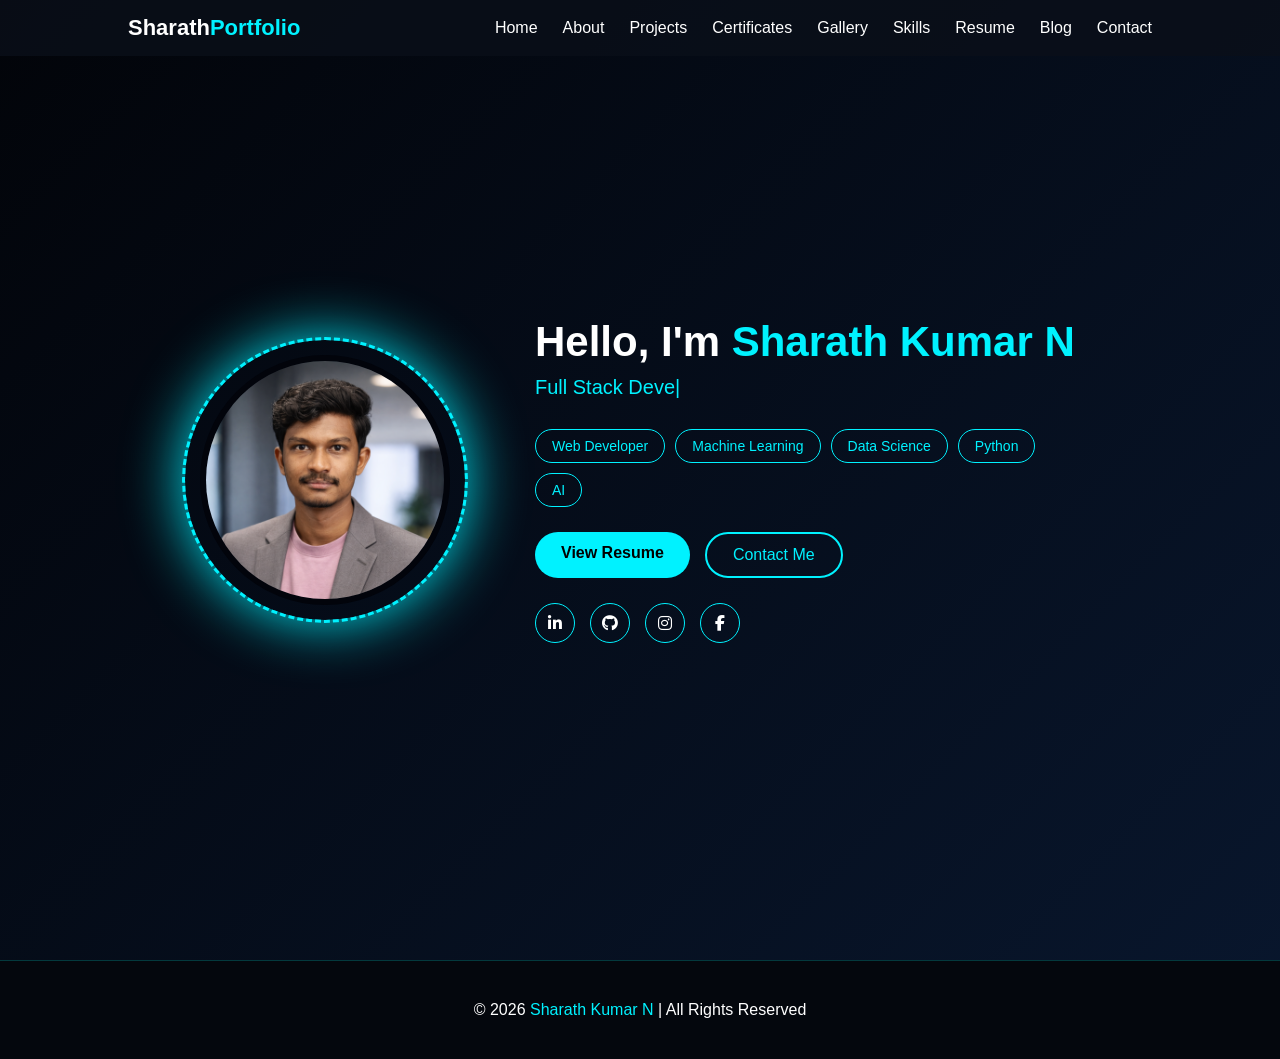
<file: index.html>
<!DOCTYPE html>
<html lang="en">
<head>
<meta charset="UTF-8">
<meta name="viewport" content="width=device-width, initial-scale=1.0">
<title>Sharath Kumar | Portfolio</title>

<link rel="stylesheet"
href="https://cdnjs.cloudflare.com/ajax/libs/font-awesome/6.5.0/css/all.min.css">

<style>

/* ================= RESET ================= */

*{
margin:0;
padding:0;
box-sizing:border-box;
font-family:Poppins, sans-serif;
scroll-behavior:smooth;
}

body{
background:linear-gradient(-45deg,#07152c,#02040b,#0b1d3a,#020409);
background-size:400% 400%;
animation:bgMove 15s ease infinite;
color:white;
overflow-x:hidden;
opacity:0;
animation:pageFadeIn .6s ease forwards, bgMove 15s ease infinite;
}

@keyframes bgMove{
0%{background-position:0% 50%;}
50%{background-position:100% 50%;}
100%{background-position:0% 50%;}
}

a{text-decoration:none;color:white;}

/* ================= NAVBAR ================= */

.navbar{
display:flex;
justify-content:space-between;
align-items:center;
padding:15px 10%;
background:rgba(11,15,26,0.8);
backdrop-filter:blur(10px);
position:fixed;
top:0;
left:0;
width:100%;
z-index:9999;
transition:.3s;
}

.logo{
font-size:22px;
font-weight:600;
}

.logo span{color:#00f2ff;}

.nav-links{
list-style:none;
display:flex;
gap:25px;
}

.nav-links a{
transition:.3s;
}

.nav-links a:hover{
color:#00f2ff;
}

.menu-toggle{
display:none;
font-size:28px;
cursor:pointer;
color:#00f2ff;
}

/* ================= HERO ================= */

.hero{
min-height:100vh;
display:flex;
align-items:center;
justify-content:center;
gap:80px;
padding:120px 8% 60px;
flex-wrap:wrap;
}

/* IMAGE */

.hero-img{
position:relative;
width:260px;
height:260px;
display:flex;
align-items:center;
justify-content:center;
}

.hero-img::before{
content:"";
position:absolute;
width:280px;
height:280px;
border-radius:50%;
border:3px dashed #00f2ff;
animation:ringRotate 12s linear infinite;
}

.hero-img::after{
content:"";
position:absolute;
width:280px;
height:280px;
border-radius:50%;
box-shadow:0 0 60px #00f2ff;
}

.hero-img img{
width:250px;
height:250px;
border-radius:50%;
object-fit:cover;
border:6px solid #02040b;
object-fit:cover;
object-position:center top;
}

@keyframes ringRotate{
from{transform:rotate(0deg);}
to{transform:rotate(360deg);}
}

/* CONTENT */

.hero-content{
max-width:550px;
}

.hero-content h1{
font-size:42px;
margin-bottom:10px;
}

.hero-content span{
color:#00f2ff;
}

.typing-text{
font-size:20px;
color:#ccc;
margin-bottom:25px;
min-height:28px;
}

.cursor{
color:#00f2ff;
animation:blink 1s infinite;
}

@keyframes blink{
0%,50%,100%{opacity:1;}
25%,75%{opacity:0;}
}

/* BADGES */

.badges{
display:flex;
flex-wrap:wrap;
gap:10px;
margin-bottom:25px;
}

.badge{
padding:8px 16px;
border:1px solid #00f2ff;
border-radius:20px;
color:#00f2ff;
font-size:14px;
transition:0.3s;
}

.badge:hover{
background:#00f2ff;
color:black;
}

/* BUTTONS */

.hero-buttons{
display:flex;
gap:15px;
margin-bottom:25px;
flex-wrap:wrap;
}

.btn{
padding:12px 26px;
border-radius:25px;
background:#00f2ff;
color:black;
font-weight:600;
transition:0.3s;
position:relative;
overflow:hidden;
}

.btn:hover{
transform:scale(1.05);
box-shadow:0 0 20px #00f2ff;
}

.btn-outline{
padding:12px 26px;
border-radius:25px;
border:2px solid #00f2ff;
color:#00f2ff;
transition:0.3s;
}

.btn-outline:hover{
background:#00f2ff;
color:black;
}

/* SOCIAL */

.social-icons{
display:flex;
gap:15px;
}

.social-icons a{
width:40px;
height:40px;
border-radius:50%;
border:1px solid #00f2ff;
display:flex;
align-items:center;
justify-content:center;
transition:0.3s;
}

.social-icons a:hover{
background:#00f2ff;
color:black;
transform:translateY(-5px);
}

/* ================= FOOTER ================= */

.footer{
background:#04070d;
padding:40px 10%;
text-align:center;
margin-top:60px;
border-top:1px solid rgba(0,255,255,0.2);
}

.footer span{color:#00f2ff;}

/* ================= MOBILE ================= */

@media(max-width:900px){

.hero{
flex-direction:column;
text-align:center;
}

.nav-links{
position:absolute;
top:70px;
right:0;
background:#111;
flex-direction:column;
width:200px;
padding:20px;
display:none;
}

.nav-links.active{
display:flex;
}

.menu-toggle{
display:block;
}

}

/* ================= PAGE TRANSITION ================= */

@keyframes pageFadeIn{
from{opacity:0;transform:translateY(15px);}
to{opacity:1;transform:translateY(0);}
}

.page-exit{
animation:pageFadeOut .5s ease forwards;
}

@keyframes pageFadeOut{
to{
opacity:0;
transform:translateY(-15px);
}
}
/* ================= HERO RESPONSIVE FIX ================= */

/* Tablets */
@media (max-width: 992px){

  .hero{
    padding:120px 6% 60px;
  }

  .hero h1{
    font-size:42px;
  }

  .hero h2,
  .hero span{
    font-size:24px;
  }

  .hero p{
    font-size:15px;
  }

}

/* Mobile */
@media (max-width: 600px){

  .hero{
    padding:110px 5% 50px;
    text-align:center;
    align-items:center;
  }

  .hero h1{
    font-size:34px;
  }

  .hero h2,
  .hero span{
    font-size:20px;
  }

  .hero p{
    font-size:14px;
  }

  .hero .buttons{
    flex-direction:column;
    width:100%;
    gap:14px;
  }

  .hero .buttons a{
    width:100%;
    max-width:260px;
    text-align:center;
  }

  .hero .skills{
    justify-content:center;
    gap:10px;
  }

}

/* Very Small Phones */
@media (max-width: 400px){

  .hero h1{
    font-size:28px;
  }

  .hero h2,
  .hero span{
    font-size:18px;
  }

}
/* ================= MOBILE RESPONSIVE PATCH ONLY ================= */

@media (max-width: 768px){

  /* HERO LAYOUT */
  .hero{
    flex-direction:column;
    gap:40px;
    padding:110px 6% 50px;
    text-align:center;
  }

  /* IMAGE */
  .hero-img{
    width:200px;
    height:200px;
  }

  .hero-img::before,
  .hero-img::after{
    width:220px;
    height:220px;
  }

  .hero-img img{
    width:190px;
    height:190px;
  }

  /* TEXT */
  .hero-content h1{
    font-size:30px;
  }

  .typing-text{
    font-size:16px;
  }

  /* BADGES */
  .badges{
    justify-content:center;
  }

  .badge{
    font-size:13px;
    padding:6px 14px;
  }

  /* BUTTONS */
  .hero-buttons{
    flex-direction:column;
    align-items:center;
  }

  .hero-buttons a{
    width:100%;
    max-width:260px;
    text-align:center;
  }

  /* SOCIAL ICONS */
  .social-icons{
    justify-content:center;
  }

}


/* VERY SMALL PHONES */
@media (max-width: 420px){

  .hero-content h1{
    font-size:26px;
  }

  .typing-text{
    font-size:14px;
  }

  .badge{
    font-size:12px;
  }

}

</style>
</head>

<body>

<header>
<nav class="navbar">

<div class="logo">Sharath<span>Portfolio</span></div>

<ul class="nav-links" id="navLinks">
<li><a href="index.html">Home</a></li>
<li><a href="about.html">About</a></li>
<li><a href="projects.html">Projects</a></li>
<li><a href="certificates.html">Certificates</a></li>
<li><a href="gallery.html">Gallery</a></li>
<li><a href="skills.html">Skills</a></li>
<li><a href="resume.html">Resume</a></li>
<li><a href="blog.html">Blog</a></li>
<li><a href="contact.html">Contact</a></li>
</ul>

<div class="menu-toggle" onclick="toggleMenu()">
<i class="fas fa-bars"></i>
</div>

</nav>
</header>

<section class="hero">

<div class="hero-img">
<img src="images\profile.jpg" alt="Sharath Kumar">
</div>

<div class="hero-content">

<h1>Hello, I'm <span>Sharath Kumar N</span></h1>

<p class="typing-text">
<span id="typing"></span><span class="cursor">|</span>
</p>

<div class="badges">
<div class="badge">Web Developer</div>
<div class="badge">Machine Learning</div>
<div class="badge">Data Science</div>
<div class="badge">Python</div>
<div class="badge">AI</div>
</div>

<div class="hero-buttons">
<a href="resume.html" class="btn">View Resume</a>
<a href="contact.html" class="btn-outline">Contact Me</a>
</div>

<div class="social-icons">
<a href="https://www.linkedin.com/in/sharath-kumar-n-ai"><i class="fab fa-linkedin-in"></i></a>
<a href="https://github.com/SharathKumarN8951"><i class="fab fa-github"></i></a>
<a href="https://www.instagram.com/sharath___gowda___07?utm_source=qr&igsh=MXA0cWxubTlsN3Vsbw=="><i class="fab fa-instagram"></i></a>
<a href="https://www.facebook.com/sharat.n.sharu"><i class="fab fa-facebook-f"></i></a>
</div>

</div>
</section>

<footer class="footer">
© 2026 <span>Sharath Kumar N</span> | All Rights Reserved
</footer>

<script>

/* Typing Effect */
const texts=[
"Full Stack Developer",
"Data Science Enthusiast",
"AI Explorer",
"Machine Learning Engineer"
];

let index=0,char=0;
let typing=document.getElementById("typing");

function type(){
if(char<texts[index].length){
typing.textContent+=texts[index].charAt(char);
char++;
setTimeout(type,80);
}else setTimeout(erase,1500);
}

function erase(){
if(char>0){
typing.textContent=texts[index].substring(0,char-1);
char--;
setTimeout(erase,40);
}else{
index=(index+1)%texts.length;
setTimeout(type,200);
}
}

document.addEventListener("DOMContentLoaded",type);

/* Toggle */
function toggleMenu(){
document.getElementById("navLinks").classList.toggle("active");
}

/* Page Transition */
document.querySelectorAll("a").forEach(link=>{
link.addEventListener("click",function(e){
if(this.target==="_blank") return;
e.preventDefault();
const url=this.href;
document.body.classList.add("page-exit");
setTimeout(()=>{window.location.href=url;},500);
});
});

</script>

</body>
</html>
</file>
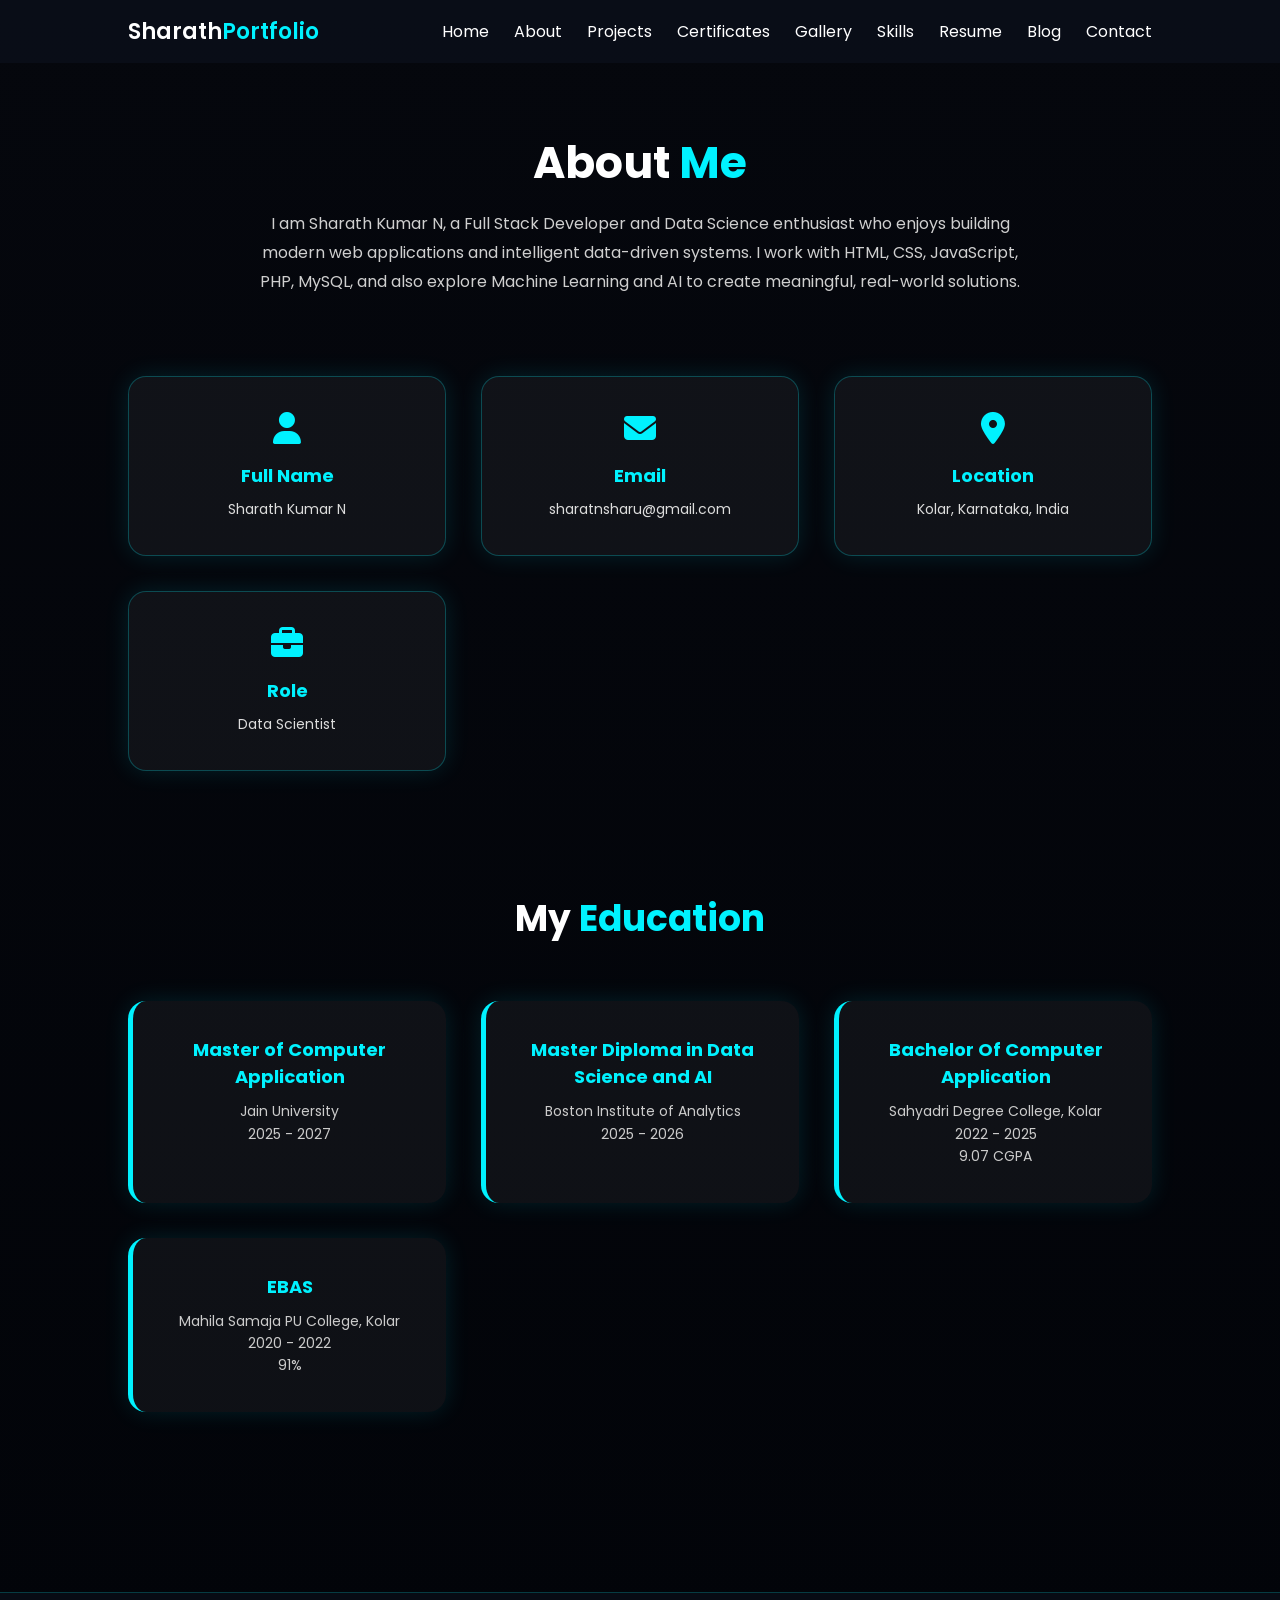
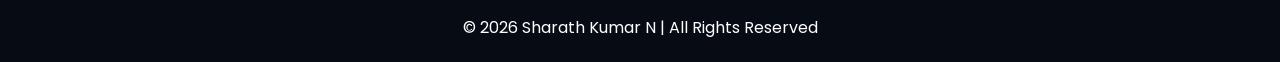
<file: about.html>
<!DOCTYPE html>
<html lang="en">
<head>
<meta charset="UTF-8">
<meta name="viewport" content="width=device-width, initial-scale=1.0">
<title>About Me | Sharath Kumar</title>

<link href="https://fonts.googleapis.com/css2?family=Poppins:wght@300;400;500;600&display=swap" rel="stylesheet">
<link rel="stylesheet"
 href="https://cdnjs.cloudflare.com/ajax/libs/font-awesome/6.5.0/css/all.min.css">

<style>

/* ================= RESET ================= */

*{
margin:0;
padding:0;
box-sizing:border-box;
font-family:'Poppins',sans-serif;
scroll-behavior:smooth;
}

body{
background:linear-gradient(180deg,#05070d,#020409);
color:#fff;
overflow-x:hidden;
opacity:0;
animation:pageFadeIn .6s ease forwards;
}

a{text-decoration:none;color:white;}

/* ================= PAGE TRANSITION ================= */

@keyframes pageFadeIn{
from{opacity:0;transform:translateY(15px);}
to{opacity:1;transform:translateY(0);}
}

.page-exit{
animation:pageFadeOut .5s ease forwards;
}

@keyframes pageFadeOut{
to{opacity:0;transform:translateY(-15px);}
}

/* ================= NAVBAR ================= */

.navbar{
display:flex;
justify-content:space-between;
align-items:center;
padding:15px 10%;
background:rgba(11,15,26,0.85);
backdrop-filter:blur(10px);
position:fixed;
top:0;
left:0;
width:100%;
z-index:9999;
}

.logo{
font-size:22px;
font-weight:600;
}

.logo span{color:#00f2ff;}

.nav-links{
list-style:none;
display:flex;
gap:25px;
}

.nav-links a{
transition:.3s;
}

.nav-links a:hover{
color:#00f2ff;
}

.menu-toggle{
display:none;
font-size:28px;
cursor:pointer;
color:#00f2ff;
}

/* ================= ABOUT ================= */

.about-section{
padding:130px 10% 90px;
text-align:center;
}

.about-section h2{
font-size:44px;
margin-bottom:15px;
}

.about-section h2 span{
color:#00f2ff;
}

.about-desc{
max-width:780px;
margin:auto;
color:#cfcfcf;
line-height:1.8;
font-size:16px;
}

/* ================= INFO CARDS ================= */

.about-info{
margin-top:80px;
display:grid;
grid-template-columns:repeat(auto-fit,minmax(230px,1fr));
gap:35px;
}

.info-card{
background:rgba(255,255,255,0.05);
backdrop-filter:blur(10px);
padding:35px 25px;
border-radius:18px;
border:1px solid rgba(0,242,255,0.25);
box-shadow:0 0 25px rgba(0,242,255,0.12);
transition:.4s ease;
text-align:center;
}

.info-card:hover{
transform:translateY(-12px) scale(1.03);
box-shadow:0 0 45px rgba(0,242,255,0.7);
}

.info-card i{
font-size:32px;
color:#00f2ff;
margin-bottom:18px;
}

.info-card h3{
color:#00f2ff;
margin-bottom:10px;
font-size:18px;
}

.info-card p{
color:#ddd;
font-size:14px;
}

/* ================= EDUCATION ================= */

.education-section{
margin-top:120px;
}

.education-title{
font-size:36px;
margin-bottom:55px;
}

.education-title span{
color:#00f2ff;
}

.education-grid{
display:grid;
grid-template-columns:repeat(auto-fit,minmax(260px,1fr));
gap:35px;
}

.edu-card{
background:rgba(255,255,255,0.05);
backdrop-filter:blur(10px);
padding:35px;
border-radius:18px;
border-left:5px solid #00f2ff;
box-shadow:0 0 25px rgba(0,242,255,0.12);
transition:.4s;
}

.edu-card:hover{
transform:translateY(-12px);
box-shadow:0 0 45px rgba(0,242,255,0.7);
}

.edu-card h4{
font-size:18px;
color:#00f2ff;
margin-bottom:10px;
}

.edu-card p{
color:#ccc;
font-size:14px;
line-height:1.6;
}

/* ================= FOOTER ================= */

.single-footer{
background:#070b14;
padding:22px 10%;
text-align:center;
border-top:1px solid rgba(0,255,255,0.2);
margin-top:90px;
}

.single-footer p{
color:#aaa;
font-size:14px;
}

.single-footer a{
color:#00f2ff;
}

/* ================= MOBILE ================= */

@media(max-width:768px){

.nav-links{
position:absolute;
top:70px;
right:0;
background:#0b0f1a;
width:220px;
flex-direction:column;
padding:20px;
gap:15px;
display:none;
}

.nav-links.active{
display:flex;
}

.menu-toggle{
display:block;
}

.about-section h2{
font-size:32px;
}

.education-title{
font-size:28px;
}

}

/* ================= ANIMATION DELAY ================= */

.info-card:nth-child(1){animation:fadeUp .6s ease .2s forwards;}
.info-card:nth-child(2){animation:fadeUp .6s ease .4s forwards;}
.info-card:nth-child(3){animation:fadeUp .6s ease .6s forwards;}
.info-card:nth-child(4){animation:fadeUp .6s ease .8s forwards;}

@keyframes fadeUp{
from{opacity:0;transform:translateY(30px);}
to{opacity:1;transform:translateY(0);}
}

</style>
</head>

<body>

<!-- NAVBAR -->

<header>
<nav class="navbar">

<div class="logo">Sharath<span>Portfolio</span></div>

<ul class="nav-links" id="navLinks">
<li><a href="index.html">Home</a></li>
<li><a href="about.html">About</a></li>
<li><a href="projects.html">Projects</a></li>
<li><a href="certificates.html">Certificates</a></li>
<li><a href="gallery.html">Gallery</a></li>
<li><a href="skills.html">Skills</a></li>
<li><a href="resume.html">Resume</a></li>
<li><a href="blog.html">Blog</a></li>
<li><a href="contact.html">Contact</a></li>
</ul>

<div class="menu-toggle" onclick="toggleMenu()">
<i class="fas fa-bars"></i>
</div>

</nav>
</header>

<!-- ABOUT -->

<section class="about-section">

<h2>About <span>Me</span></h2>

<p class="about-desc">I am Sharath Kumar N, a Full Stack Developer and Data Science enthusiast who enjoys building modern web applications and intelligent data-driven systems. I work with HTML, CSS, JavaScript, PHP, MySQL, and also explore Machine Learning and AI to create meaningful, real-world solutions.
</p>

<!-- INFO -->

<div class="about-info">

<div class="info-card">
<i class="fas fa-user"></i>
<h3>Full Name</h3>
<p>Sharath Kumar N</p>
</div>

<div class="info-card">
<i class="fas fa-envelope"></i>
<h3>Email</h3>
<p>sharatnsharu@gmail.com</p>
</div>

<div class="info-card">
<i class="fas fa-location-dot"></i>
<h3>Location</h3>
<p>Kolar, Karnataka, India</p>
</div>

<div class="info-card">
<i class="fas fa-briefcase"></i>
<h3>Role</h3>
<p>Data Scientist</p>
</div>

</div>

<!-- EDUCATION -->

<div class="education-section">

<h3 class="education-title">My <span>Education</span></h3>

<div class="education-grid">

<div class="edu-card">
<h4>Master of Computer Application</h4>
<p>Jain University</p>
<p>2025 - 2027</p>
</div>

<div class="edu-card">
<h4>Master Diploma in Data Science and AI</h4>
<p>Boston Institute of Analytics</p>
<p>2025 - 2026</p>
</div>

<div class="edu-card">
<h4>Bachelor Of Computer Application</h4>
<p>Sahyadri Degree College, Kolar</p>
<p>2022 - 2025</p>
<p>9.07 CGPA</p>
</div>

<div class="edu-card">
<h4>EBAS</h4>
<p>Mahila Samaja PU College, Kolar</p>
<p>2020 - 2022</p>
<p>91%</p>
</div>

</div>

</div>

</section>

<footer class="single-footer">
© 2026 <span>Sharath Kumar N</span> | All Rights Reserved
</footer>

<script>

/* Mobile Menu */
function toggleMenu(){
document.getElementById("navLinks").classList.toggle("active");
}

/* Page Transition */
document.querySelectorAll("a").forEach(link=>{
link.addEventListener("click",function(e){
if(this.target==="_blank") return;
e.preventDefault();
const url=this.href;
document.body.classList.add("page-exit");
setTimeout(()=>{window.location.href=url;},500);
});
});

</script>

</body>
</html>
</file>
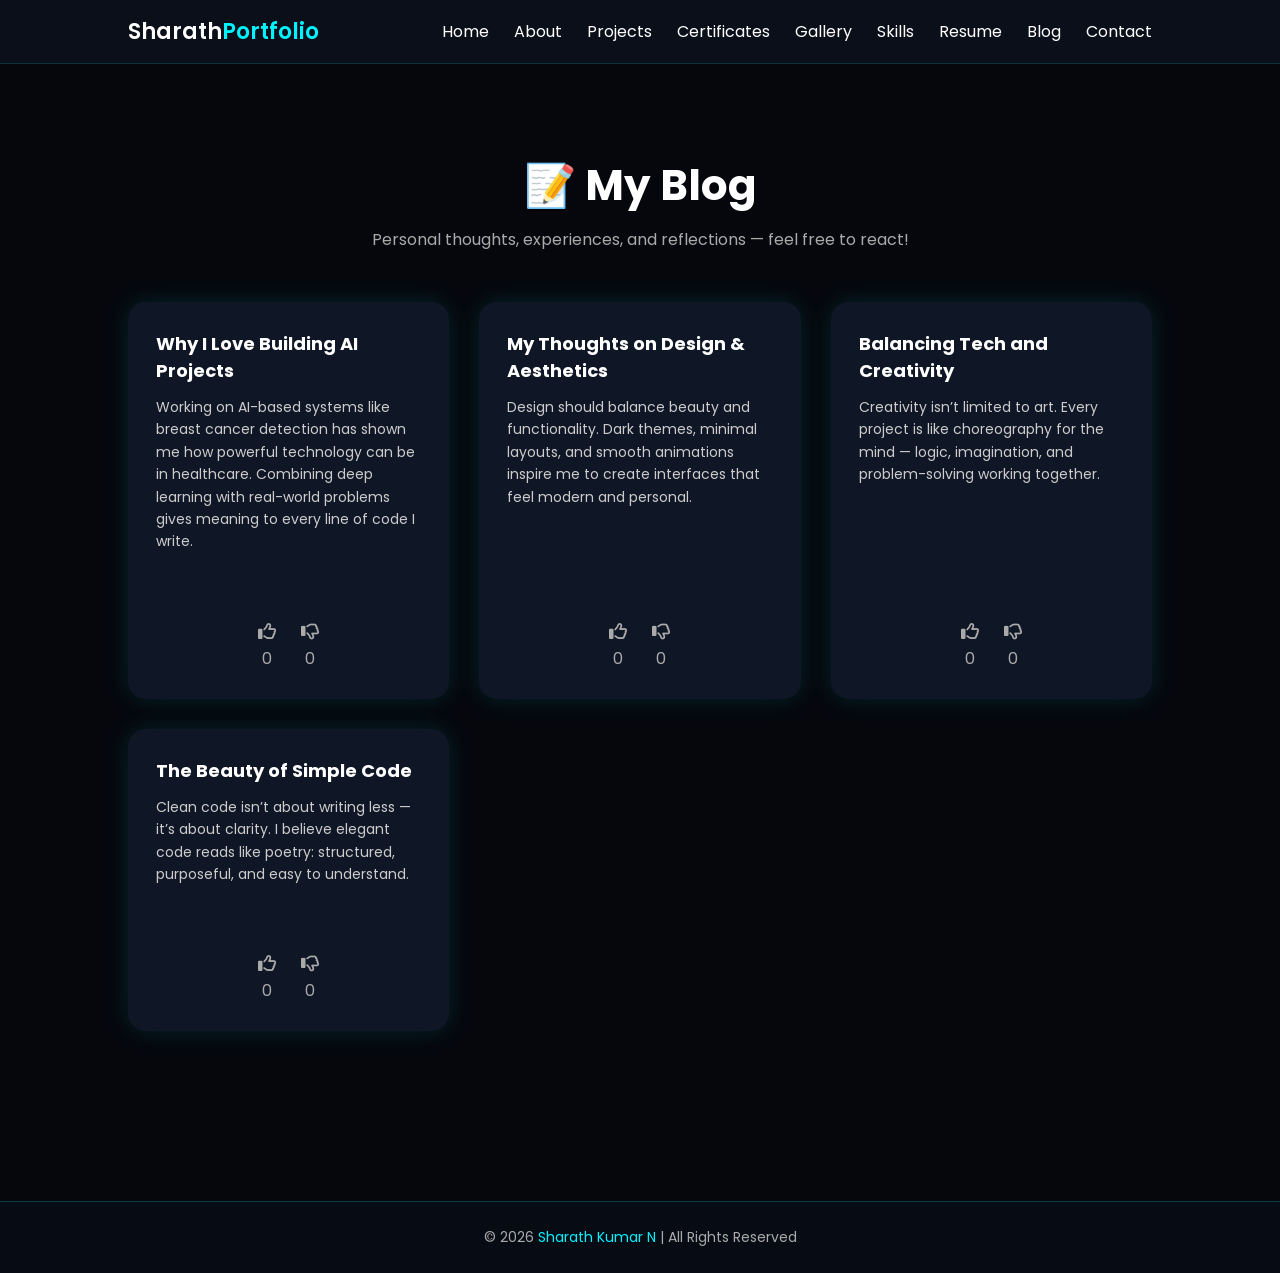
<file: blog.html>
<!DOCTYPE html>
<html lang="en">
<head>
<meta charset="UTF-8">
<meta name="viewport" content="width=device-width, initial-scale=1.0">
<title>My Blog | Sharath Kumar</title>

<!-- Google Font -->
<link href="https://fonts.googleapis.com/css2?family=Poppins:wght@300;400;500;600&display=swap" rel="stylesheet">

<!-- FontAwesome -->
<link rel="stylesheet"
href="https://cdnjs.cloudflare.com/ajax/libs/font-awesome/6.5.0/css/all.min.css">

<style>

/* ================= BASE ================= */

*{
margin:0;
padding:0;
box-sizing:border-box;
font-family:'Poppins',sans-serif;
}

body{
background:#05070d;
color:#fff;
}

/* ================= NAVBAR ================= */

.navbar{
display:flex;
justify-content:space-between;
align-items:center;
padding:15px 10%;
background:#0b0f1a;
position:sticky;
top:0;
z-index:999;
border-bottom:1px solid rgba(0,255,255,0.15);
}

.logo{
font-size:22px;
font-weight:600;
}
.logo span{color:#00f2ff;}

.nav-links{
list-style:none;
display:flex;
gap:25px;
}

.nav-links a{
color:#fff;
text-decoration:none;
}

.nav-links a:hover{
color:#00f2ff;
}

.menu-toggle{
display:none;
font-size:26px;
color:#00f2ff;
cursor:pointer;
}

/* ================= BLOG SECTION ================= */

.blog-section{
padding:90px 10%;
text-align:center;
}

.blog-section h1{
font-size:42px;
margin-bottom:10px;
}

.blog-section p{
color:#aaa;
margin-bottom:50px;
}

/* ================= GRID ================= */

.blog-grid{
display:grid;
grid-template-columns:repeat(auto-fit,minmax(280px,1fr));
gap:30px;
}

/* ================= CARD ================= */

.blog-card{
background:#0f1625;
border-radius:18px;
padding:28px;
box-shadow:0 0 25px rgba(0,255,255,0.12);
transition:.4s;
text-align:left;
display:flex;
flex-direction:column;
}

.blog-card:hover{
transform:translateY(-10px);
box-shadow:0 0 40px rgba(0,255,255,0.6);
}

.blog-card h3{
margin-bottom:12px;
font-size:18px;
}

.blog-card p{
color:#ccc;
font-size:14px;
line-height:1.6;
flex-grow:1;
}

/* ================= REACTIONS ================= */

.reactions{
display:flex;
justify-content:center;
gap:25px;
margin-top:20px;
}

.react-btn{
display:flex;
flex-direction:column;
align-items:center;
cursor:pointer;
color:#aaa;
transition:.3s;
}

.react-btn i{
font-size:18px;
margin-bottom:5px;
}

.react-btn.active{
color:#00ff99;
}

/* ================= FOOTER ================= */

footer{
margin-top:80px;
padding:25px 10%;
background:#070b14;
text-align:center;
border-top:1px solid rgba(0,255,255,0.2);
}

footer p{
color:#aaa;
font-size:14px;
}

footer span{color:#00f2ff;}

/* ================= MOBILE ================= */

@media(max-width:768px){

.menu-toggle{
display:block;
}

.nav-links{
position:absolute;
top:65px;
right:0;
background:#0b0f1a;
width:220px;
flex-direction:column;
padding:20px;
display:none;
gap:15px;
}

.nav-links.active{
display:flex;
}

.blog-section{
padding:70px 6%;
}

.blog-section h1{
font-size:32px;
}

}

</style>
</head>

<body>

<!-- ================= NAVBAR ================= -->

<header>
<nav class="navbar">

<div class="logo">Sharath<span>Portfolio</span></div>

<ul class="nav-links" id="navLinks">
<li><a href="index.html">Home</a></li>
<li><a href="about.html">About</a></li>
<li><a href="projects.php">Projects</a></li>
<li><a href="certificates.html">Certificates</a></li>
<li><a href="gallery.html">Gallery</a></li>
<li><a href="skills.html">Skills</a></li>
<li><a href="resume.html">Resume</a></li>
<li><a href="blog.html">Blog</a></li>
<li><a href="contact.html">Contact</a></li>
</ul>

<div class="menu-toggle" onclick="toggleMenu()">
<i class="fas fa-bars"></i>
</div>

</nav>
</header>

<!-- ================= BLOG ================= -->

<section class="blog-section">

<h1>📝 My Blog</h1>
<p>Personal thoughts, experiences, and reflections — feel free to react!</p>

<div class="blog-grid">

<!-- BLOG 1 -->
<div class="blog-card">
<h3>Why I Love Building AI Projects</h3>
<p>
Working on AI-based systems like breast cancer detection has shown me how powerful technology can be in healthcare.
Combining deep learning with real-world problems gives meaning to every line of code I write.
</p>
<div class="reactions">
<div class="react-btn" onclick="likePost(this)">
<i class="fa-regular fa-thumbs-up"></i>
<span>0</span>
</div>
<div class="react-btn" onclick="dislikePost(this)">
<i class="fa-regular fa-thumbs-down"></i>
<span>0</span>
</div>
</div>
</div>

<!-- BLOG 2 -->
<div class="blog-card">
<h3>My Thoughts on Design & Aesthetics</h3>
<p>
Design should balance beauty and functionality.
Dark themes, minimal layouts, and smooth animations inspire me to create interfaces that feel modern and personal.
</p>
<div class="reactions">
<div class="react-btn" onclick="likePost(this)">
<i class="fa-regular fa-thumbs-up"></i>
<span>0</span>
</div>
<div class="react-btn" onclick="dislikePost(this)">
<i class="fa-regular fa-thumbs-down"></i>
<span>0</span>
</div>
</div>
</div>

<!-- BLOG 3 -->
<div class="blog-card">
<h3>Balancing Tech and Creativity</h3>
<p>
Creativity isn’t limited to art.
Every project is like choreography for the mind — logic, imagination, and problem-solving working together.
</p>
<div class="reactions">
<div class="react-btn" onclick="likePost(this)">
<i class="fa-regular fa-thumbs-up"></i>
<span>0</span>
</div>
<div class="react-btn" onclick="dislikePost(this)">
<i class="fa-regular fa-thumbs-down"></i>
<span>0</span>
</div>
</div>
</div>

<!-- BLOG 4 -->
<div class="blog-card">
<h3>The Beauty of Simple Code</h3>
<p>
Clean code isn’t about writing less — it’s about clarity.
I believe elegant code reads like poetry: structured, purposeful, and easy to understand.
</p>
<div class="reactions">
<div class="react-btn" onclick="likePost(this)">
<i class="fa-regular fa-thumbs-up"></i>
<span>0</span>
</div>
<div class="react-btn" onclick="dislikePost(this)">
<i class="fa-regular fa-thumbs-down"></i>
<span>0</span>
</div>
</div>
</div>

</div>

</section>

<!-- ================= FOOTER ================= -->

<footer>
<p>© 2026 <span>Sharath Kumar N</span> | All Rights Reserved</p>
</footer>

<!-- ================= SCRIPT ================= -->

<script>

function toggleMenu(){
document.querySelector(".nav-links").classList.toggle("active");
}

function likePost(btn){
let count = btn.querySelector("span");
count.innerText = parseInt(count.innerText) + 1;
btn.classList.add("active");
}

function dislikePost(btn){
let count = btn.querySelector("span");
count.innerText = parseInt(count.innerText) + 1;
btn.style.color = "#ff4d4d";
}

</script>

</body>
</html>
</file>
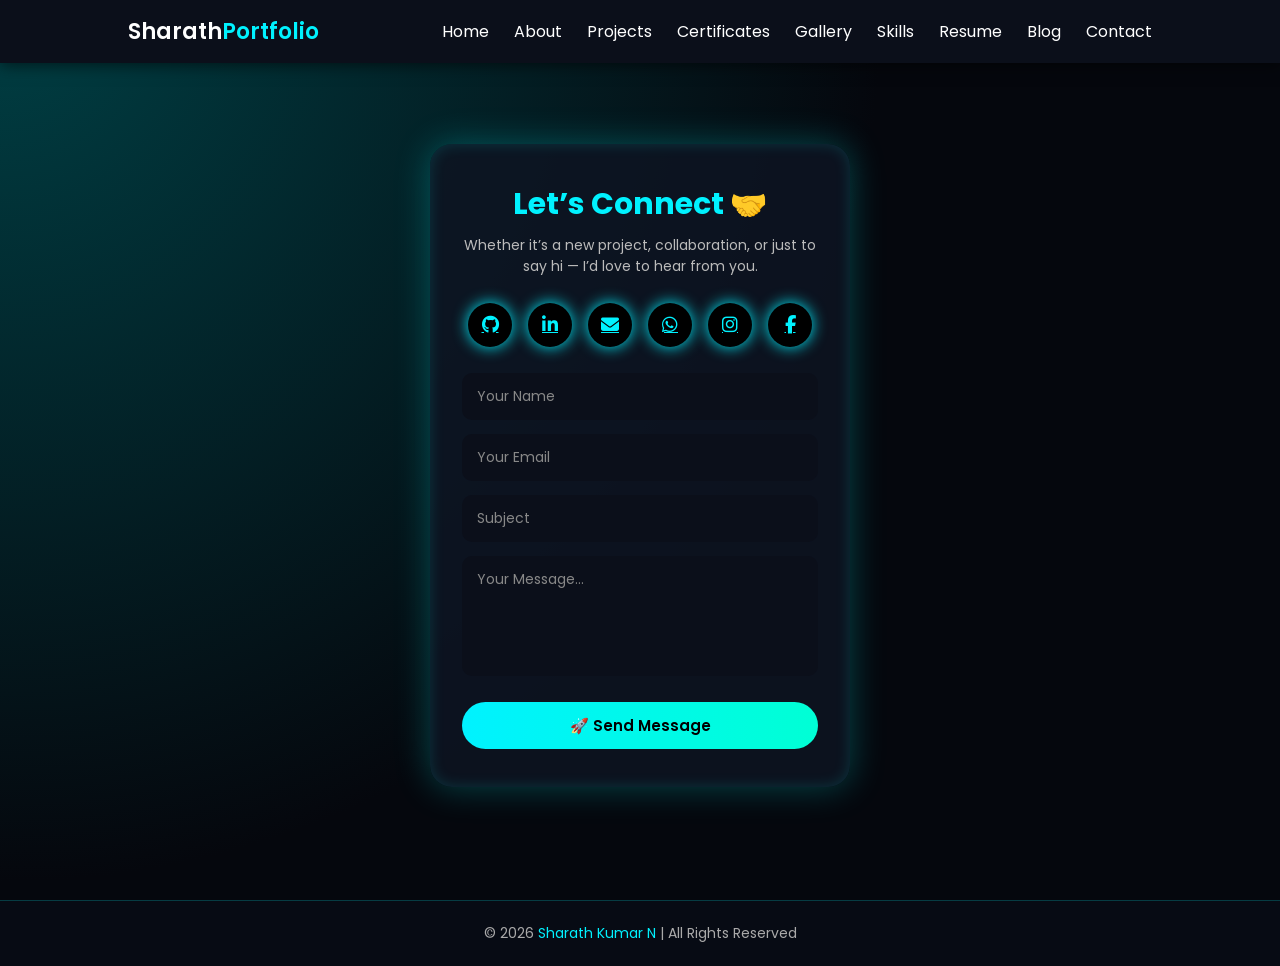
<file: contact.html>
<!DOCTYPE html>
<html lang="en">
<head>
<meta charset="UTF-8">
<meta name="viewport" content="width=device-width, initial-scale=1.0">
<title>Contact Me | Sharath Kumar</title>

<!-- Google Font -->
<link href="https://fonts.googleapis.com/css2?family=Poppins:wght@300;400;500;600&display=swap" rel="stylesheet">

<!-- FontAwesome -->
<link rel="stylesheet"
href="https://cdnjs.cloudflare.com/ajax/libs/font-awesome/6.5.0/css/all.min.css">

<style>

/* ================= RESET ================= */

*{
margin:0;
padding:0;
box-sizing:border-box;
font-family:'Poppins',sans-serif;
}

body{
background:radial-gradient(circle at top left,#003f44,#05070d 55%);
color:#fff;
animation:fadeIn .6s ease forwards;
}

@keyframes fadeIn{
from{opacity:0; transform:translateY(20px);}
to{opacity:1; transform:translateY(0);}
}

/* ================= NAVBAR ================= */

.navbar{
display:flex;
justify-content:space-between;
align-items:center;
padding:15px 10%;
background:#0b0f1a;
position:fixed;
top:0;
left:0;
width:100%;
z-index:9999;
box-shadow:0 2px 15px rgba(0,0,0,0.6);
}

.logo{
font-size:22px;
font-weight:600;
}
.logo span{color:#00f2ff;}

.nav-links{
list-style:none;
display:flex;
gap:25px;
}

.nav-links a{
color:white;
text-decoration:none;
transition:.3s;
}
.nav-links a:hover{color:#00f2ff;}

.menu-toggle{
display:none;
font-size:26px;
color:#00f2ff;
cursor:pointer;
}

/* ================= CONTACT SECTION ================= */

.contact-section{
min-height:100vh;
display:flex;
justify-content:center;
align-items:center;
padding:90px 20px 60px;
}

/* Glass Card */

.contact-box{
max-width:420px;
width:100%;
background:rgba(15,20,35,0.85);
backdrop-filter:blur(12px);
padding:38px 32px;
border-radius:22px;
text-align:center;
box-shadow:
0 0 35px rgba(0,255,255,0.25),
inset 0 0 15px rgba(0,255,255,0.15);
transition:.4s;
}

.contact-box:hover{
transform:translateY(-6px);
box-shadow:0 0 55px rgba(0,255,255,0.45);
}

/* Heading */

.contact-box h1{
font-size:30px;
margin-bottom:8px;
color:#00f2ff;
}

.contact-box p{
color:#bbb;
font-size:14px;
margin-bottom:26px;
}

/* ================= FLOATING SOCIAL ICONS ================= */

@keyframes float{
0%{transform:translateY(0);}
50%{transform:translateY(-10px);}
100%{transform:translateY(0);}
}

.social-icons{
display:flex;
justify-content:center;
gap:16px;
margin-bottom:26px;
flex-wrap:wrap;
}

.social-icons a{
width:44px;
height:44px;
border-radius:50%;
display:flex;
align-items:center;
justify-content:center;
background:#000;
color:#00f2ff;
font-size:18px;
box-shadow:0 0 15px #00f2ff;
transition:.4s;
animation:float 3s ease-in-out infinite;
}

.social-icons a:nth-child(1){animation-delay:0s;}
.social-icons a:nth-child(2){animation-delay:.2s;}
.social-icons a:nth-child(3){animation-delay:.4s;}
.social-icons a:nth-child(4){animation-delay:.6s;}
.social-icons a:nth-child(5){animation-delay:.8s;}
.social-icons a:nth-child(6){animation-delay:1s;}

.social-icons a:hover{
background:#00f2ff;
color:black;
transform:scale(1.2);
box-shadow:0 0 30px #00f2ff;
}

/* ================= FORM ================= */

.contact-form{
display:flex;
flex-direction:column;
gap:14px;
}

.contact-form input,
.contact-form textarea{
background:#0b0f1a;
border:1px solid transparent;
outline:none;
padding:12px 14px;
border-radius:10px;
color:white;
font-size:14px;
transition:.3s;
}

.contact-form input:focus,
.contact-form textarea:focus{
border:1px solid #00f2ff;
box-shadow:0 0 12px rgba(0,242,255,0.7);
}

.contact-form textarea{
height:120px;
resize:none;
}

.contact-form input::placeholder,
.contact-form textarea::placeholder{
color:#888;
}

/* Button */

.contact-form button{
margin-top:12px;
padding:12px;
border:none;
border-radius:30px;
background:linear-gradient(90deg,#00f2ff,#00ffd5,#00f2ff);
background-size:200%;
color:black;
font-weight:600;
cursor:pointer;
font-size:15px;
transition:.4s;
}

.contact-form button:hover{
background-position:right;
box-shadow:0 0 30px #00f2ff;
transform:translateY(-2px);
}

/* ================= FOOTER ================= */

footer{
background:#070b14;
padding:22px 10%;
text-align:center;
border-top:1px solid rgba(0,255,255,0.2);
}

footer p{
color:#aaa;
font-size:14px;
}

footer span{color:#00f2ff;}

/* ================= MOBILE ================= */

@media(max-width:768px){

.menu-toggle{display:block;}

.nav-links{
position:absolute;
top:65px;
right:0;
background:#0b0f1a;
width:220px;
flex-direction:column;
padding:20px;
gap:15px;
display:none;
}

.nav-links.active{
display:flex;
}

.contact-box{
padding:30px 22px;
}

.contact-box h1{
font-size:26px;
}

}

</style>
</head>

<body>

<!-- ================= NAVBAR ================= -->

<header>
<nav class="navbar">

<div class="logo">Sharath<span>Portfolio</span></div>

<ul class="nav-links" id="navLinks">
<li><a href="index.html">Home</a></li>
<li><a href="about.html">About</a></li>
<li><a href="projects.html">Projects</a></li>
<li><a href="certificates.html">Certificates</a></li>
<li><a href="gallery.html">Gallery</a></li>
<li><a href="skills.html">Skills</a></li>
<li><a href="resume.html">Resume</a></li>
<li><a href="blog.html">Blog</a></li>
<li><a href="contact.html">Contact</a></li>
</ul>

<div class="menu-toggle" onclick="toggleMenu()">
<i class="fas fa-bars"></i>
</div>

</nav>
</header>

<!-- ================= CONTACT ================= -->

<section class="contact-section">

<div class="contact-box">

<h1>Let’s Connect 🤝</h1>

<p>Whether it’s a new project, collaboration, or just to say hi — I’d love to hear from you.</p>

<div class="social-icons">
<a href="https://github.com/SharathKumarN8951"><i class="fab fa-github"></i></a>
<a href="https://www.linkedin.com/in/sharath-kumar-n-ai"><i class="fab fa-linkedin-in"></i></a>
<a href="#"><i class="fas fa-envelope"></i></a>
<a href="#"><i class="fab fa-whatsapp"></i></a>
<a href="https://www.instagram.com/sharath___gowda___07?utm_source=qr&igsh=MXA0cWxubTlsN3Vsbw=="><i class="fab fa-instagram"></i></a>
<a href="https://www.facebook.com/sharat.n.sharu"><i class="fab fa-facebook-f"></i></a>
</div>

<form class="contact-form"
      name="contact"
      method="POST"
      data-netlify="true">

<input type="hidden" name="form-name" value="contact">

<input type="text" name="name" placeholder="Your Name" required>

<input type="email" name="email" placeholder="Your Email" required>

<input type="text" name="subject" placeholder="Subject" required>

<textarea name="message" placeholder="Your Message..." required></textarea>

<button type="submit">🚀 Send Message</button>

</form>


</div>

</section>

<!-- ================= FOOTER ================= -->

<footer>
<p>© 2026 <span>Sharath Kumar N</span> | All Rights Reserved</p>
</footer>

<!-- ================= SCRIPT ================= -->

<script>
function toggleMenu(){
document.querySelector(".nav-links").classList.toggle("active");
}
</script>

</body>
</html>
</file>
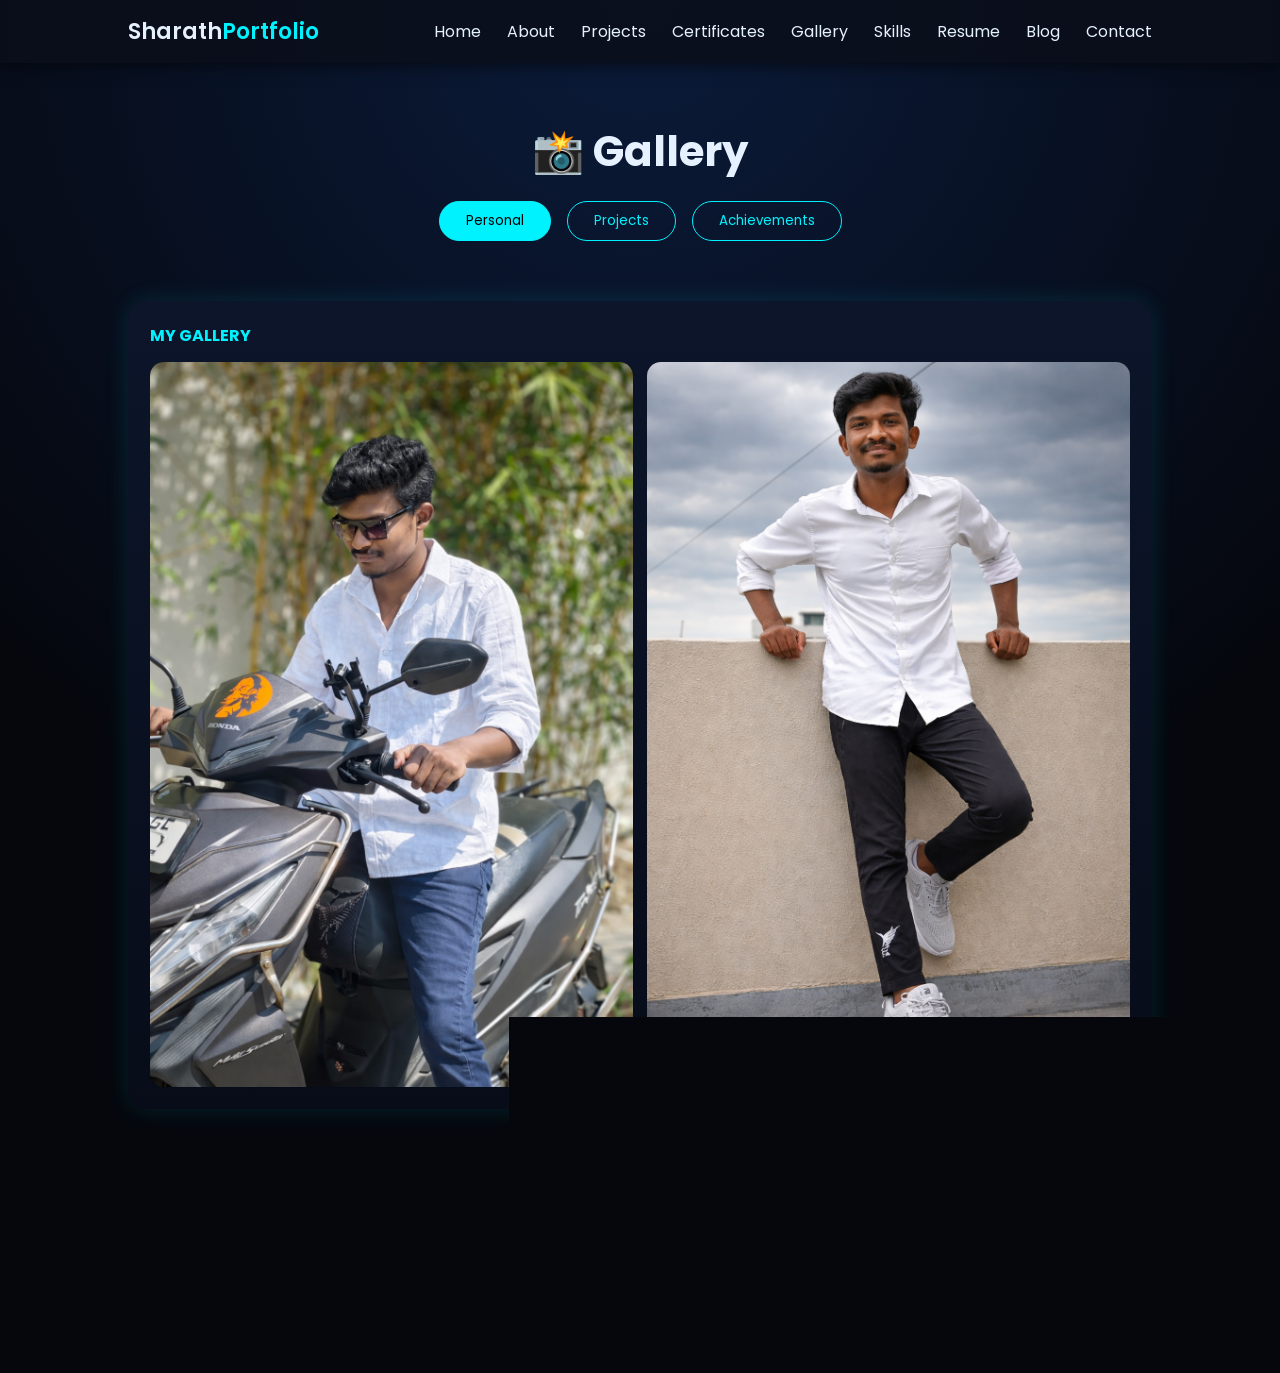
<file: gallery.html>
<!DOCTYPE html>
<html lang="en">
<head>
<meta charset="UTF-8">
<meta name="viewport" content="width=device-width, initial-scale=1.0">
<title>Gallery | Sharath Kumar</title>

<!-- Google Font -->
<link href="https://fonts.googleapis.com/css2?family=Poppins:wght@300;400;500;600&display=swap" rel="stylesheet">

<!-- Font Awesome -->
<link rel="stylesheet"
href="https://cdnjs.cloudflare.com/ajax/libs/font-awesome/6.5.0/css/all.min.css">

<style>

/* ================= VARIABLES ================= */

:root{
--bg:#05070d;
--card:#0c1220;
--glass:rgba(255,255,255,0.04);
--primary:#00f2ff;
--text:#e6f1ff;
--muted:#9fb2c7;
}

/* ================= RESET ================= */

*{
margin:0;
padding:0;
box-sizing:border-box;
font-family:'Poppins',sans-serif;
scroll-behavior:smooth;
}

body{
background:radial-gradient(circle at top,#0b1b3a,#05070d 60%);
color:var(--text);
opacity:0;
animation:pageFadeIn .6s ease forwards;
overflow-x:hidden;
}

@keyframes pageFadeIn{
from{opacity:0;transform:translateY(15px);}
to{opacity:1;transform:translateY(0);}
}

.page-exit{
animation:pageFadeOut .5s ease forwards;
}

@keyframes pageFadeOut{
to{opacity:0;transform:translateY(-15px);}
}

a{text-decoration:none;color:var(--text);}

/* ================= NAVBAR ================= */

.navbar{
display:flex;
justify-content:space-between;
align-items:center;
padding:15px 10%;
background:rgba(11,15,26,.85);
backdrop-filter:blur(10px);
position:fixed;
top:0;
left:0;
width:100%;
z-index:9999;
box-shadow:0 2px 15px rgba(0,0,0,0.6);
}

.logo{
font-size:22px;
font-weight:600;
}

.logo span{color:var(--primary);}

.nav-links{
list-style:none;
display:flex;
gap:26px;
}

.nav-links a{
position:relative;
}

.nav-links a::after{
content:"";
position:absolute;
width:0;
height:2px;
background:var(--primary);
left:0;
bottom:-6px;
transition:.3s;
}

.nav-links a:hover::after{
width:100%;
}

.menu-toggle{
display:none;
font-size:26px;
color:var(--primary);
cursor:pointer;
}

/* ================= GALLERY ================= */

.gallery-section{
padding:120px 10% 90px;
text-align:center;
}

.gallery-section h1{
font-size:42px;
margin-bottom:18px;
}

/* FILTERS */

.filter-btns{
display:flex;
justify-content:center;
gap:16px;
margin-bottom:60px;
flex-wrap:wrap;
}

.filter-btns button{
padding:9px 26px;
border-radius:30px;
border:1px solid var(--primary);
background:transparent;
color:var(--primary);
cursor:pointer;
transition:.3s;
}

.filter-btns button.active,
.filter-btns button:hover{
background:var(--primary);
color:#000;
}

/* GRID */

.gallery-grid{
display:grid;
grid-template-columns:repeat(auto-fit,minmax(320px,1fr));
gap:40px;
}

/* CARD */

.gallery-card{
background:linear-gradient(180deg,#0c152a,#070c18);
border-radius:18px;
padding:22px;
text-align:left;
box-shadow:0 0 25px rgba(0,242,255,.12);
transition:.5s;
display:none;
}

.gallery-card:hover{
transform:translateY(-12px);
box-shadow:0 0 45px rgba(0,242,255,.45);
}

.gallery-card h3{
color:var(--primary);
font-size:16px;
margin-bottom:14px;
}

/* IMAGE GRID */

.gallery-images{
display:grid;
grid-template-columns:repeat(2,1fr);
gap:14px;
}

/* IMAGES */

.gallery-images img{
width:100%;
height:auto;
object-fit:contain;
border-radius:14px;
background:#000;
cursor:pointer;
transition:.5s;
}

.gallery-images img:hover{
transform:scale(1.08);
box-shadow:0 0 20px rgba(0,242,255,.7);
}

/* ================= LIGHTBOX ================= */

#lightbox{
position:fixed;
top:0;
left:0;
width:100%;
height:100%;
background:rgba(0,0,0,.92);
display:none;
align-items:center;
justify-content:center;
z-index:2000;
}

#lightbox img{
max-width:92%;
max-height:92%;
border-radius:12px;
box-shadow:0 0 45px rgba(0,242,255,.8);
}

#lightbox .close{
position:absolute;
top:20px;
right:30px;
font-size:40px;
color:var(--primary);
cursor:pointer;
}

/* ================= FOOTER ================= */

footer{
margin-top:100px;
padding:26px 10%;
background:#060b15;
text-align:center;
border-top:1px solid rgba(0,242,255,.15);
}

footer p{
color:var(--muted);
font-size:14px;
}

footer span{color:var(--primary);}

/* ================= MOBILE ================= */

@media(max-width:768px){

.menu-toggle{display:block;}

.nav-links{
position:absolute;
top:70px;
right:0;
background:#0b0f1a;
width:230px;
flex-direction:column;
padding:22px;
display:none;
gap:16px;
}

.nav-links.active{
display:flex;
}

.gallery-section{
padding:90px 6%;
}

.gallery-section h1{
font-size:34px;
}

}

/* ================= ANIMATION ================= */

@keyframes fadeUp{
from{opacity:0;transform:translateY(30px);}
to{opacity:1;transform:translateY(0);}
}

</style>
</head>

<body>

<header>
<nav class="navbar">

<div class="logo">Sharath<span>Portfolio</span></div>

<ul class="nav-links" id="navLinks">
<li><a href="index.html">Home</a></li>
<li><a href="about.html">About</a></li>
<li><a href="projects.html">Projects</a></li>
<li><a href="certificates.html">Certificates</a></li>
<li><a href="gallery.html">Gallery</a></li>
<li><a href="skills.html">Skills</a></li>
<li><a href="resume.html">Resume</a></li>
<li><a href="blog.html">Blog</a></li>
<li><a href="contact.html">Contact</a></li>
</ul>

<div class="menu-toggle" onclick="toggleMenu()">
<i class="fas fa-bars"></i>
</div>

</nav>
</header>

<section class="gallery-section">

<h1>📸 Gallery</h1>

<div class="filter-btns">
<button class="active" onclick="filterGallery('personal',this)">Personal</button>
<button onclick="filterGallery('projects',this)">Projects</button>
<button onclick="filterGallery('achievements',this)">Achievements</button>
</div>

<div class="gallery-grid">

<!-- PERSONAL -->

<div class="gallery-card personal">
<h3>MY GALLERY </h3>
<div class="gallery-images">
<img src="GALLERY-IMAGES\ChatGPT Image Feb 17, 2026, 03_57_35 PM.png" onclick="openLightbox(this.src)">
<img src="GALLERY-IMAGES\ChatGPT Image Feb 12, 2026, 04_51_25 PM.png" onclick="openLightbox(this.src)">
</div>
</div>

<!-- <div class="gallery-card personal">
<h3>Weekend Getaway 🏡</h3>
<div class="gallery-images">
<img src="GALLERY-IMAGES\IMG_20260205_191859_062.webp" onclick="openLightbox(this.src)">
<img src="images/home2.jpg" onclick="openLightbox(this.src)">
</div>
</div> -->

<!-- PROJECTS -->

<!-- <div class="gallery-card projects">
<h3>Breast Cancer Prediction</h3>
<div class="gallery-images">
<img src="images/project1.jpg" onclick="openLightbox(this.src)">
<img src="images/project2.jpg" onclick="openLightbox(this.src)">
</div>
</div> -->

<!-- ACHIEVEMENTS -->

<!-- <div class="gallery-card achievements">
<h3>Certificates</h3>
<div class="gallery-images">
<img src="images/cert1.jpg" onclick="openLightbox(this.src)">
<img src="images/cert2.jpg" onclick="openLightbox(this.src)">
</div>
</div> -->

</div>

</section>

<!-- LIGHTBOX -->

<div id="lightbox">
<span class="close" onclick="closeLightbox()">&times;</span>
<img id="lightbox-img">
</div>

<footer>
<p>© 2026 <span>Sharath Kumar N</span> | All Rights Reserved</p>
</footer>

<script>

/* Toggle Menu */
function toggleMenu(){
document.getElementById("navLinks").classList.toggle("active");
}

/* Filter Gallery */
function filterGallery(category,btn){

let cards=document.querySelectorAll(".gallery-card");
let buttons=document.querySelectorAll(".filter-btns button");

buttons.forEach(b=>b.classList.remove("active"));
btn.classList.add("active");

cards.forEach(card=>{
card.style.display = card.classList.contains(category) ? "block" : "none";
});

}

/* Default show personal */
window.onload=function(){
document.querySelector(".filter-btns button").click();
}

/* Lightbox */
function openLightbox(src){
document.getElementById("lightbox").style.display="flex";
document.getElementById("lightbox-img").src=src;
document.body.style.overflow="hidden";
}

function closeLightbox(){
document.getElementById("lightbox").style.display="none";
document.body.style.overflow="auto";
}

/* ESC Close */
document.addEventListener("keydown",e=>{
if(e.key==="Escape") closeLightbox();
});

/* Page Transition */
document.querySelectorAll("a").forEach(link=>{
link.addEventListener("click",function(e){
if(this.target==="_blank") return;
e.preventDefault();
const url=this.href;
document.body.classList.add("page-exit");
setTimeout(()=>{window.location.href=url;},500);
});
});

</script>

</body>
</html>
</file>
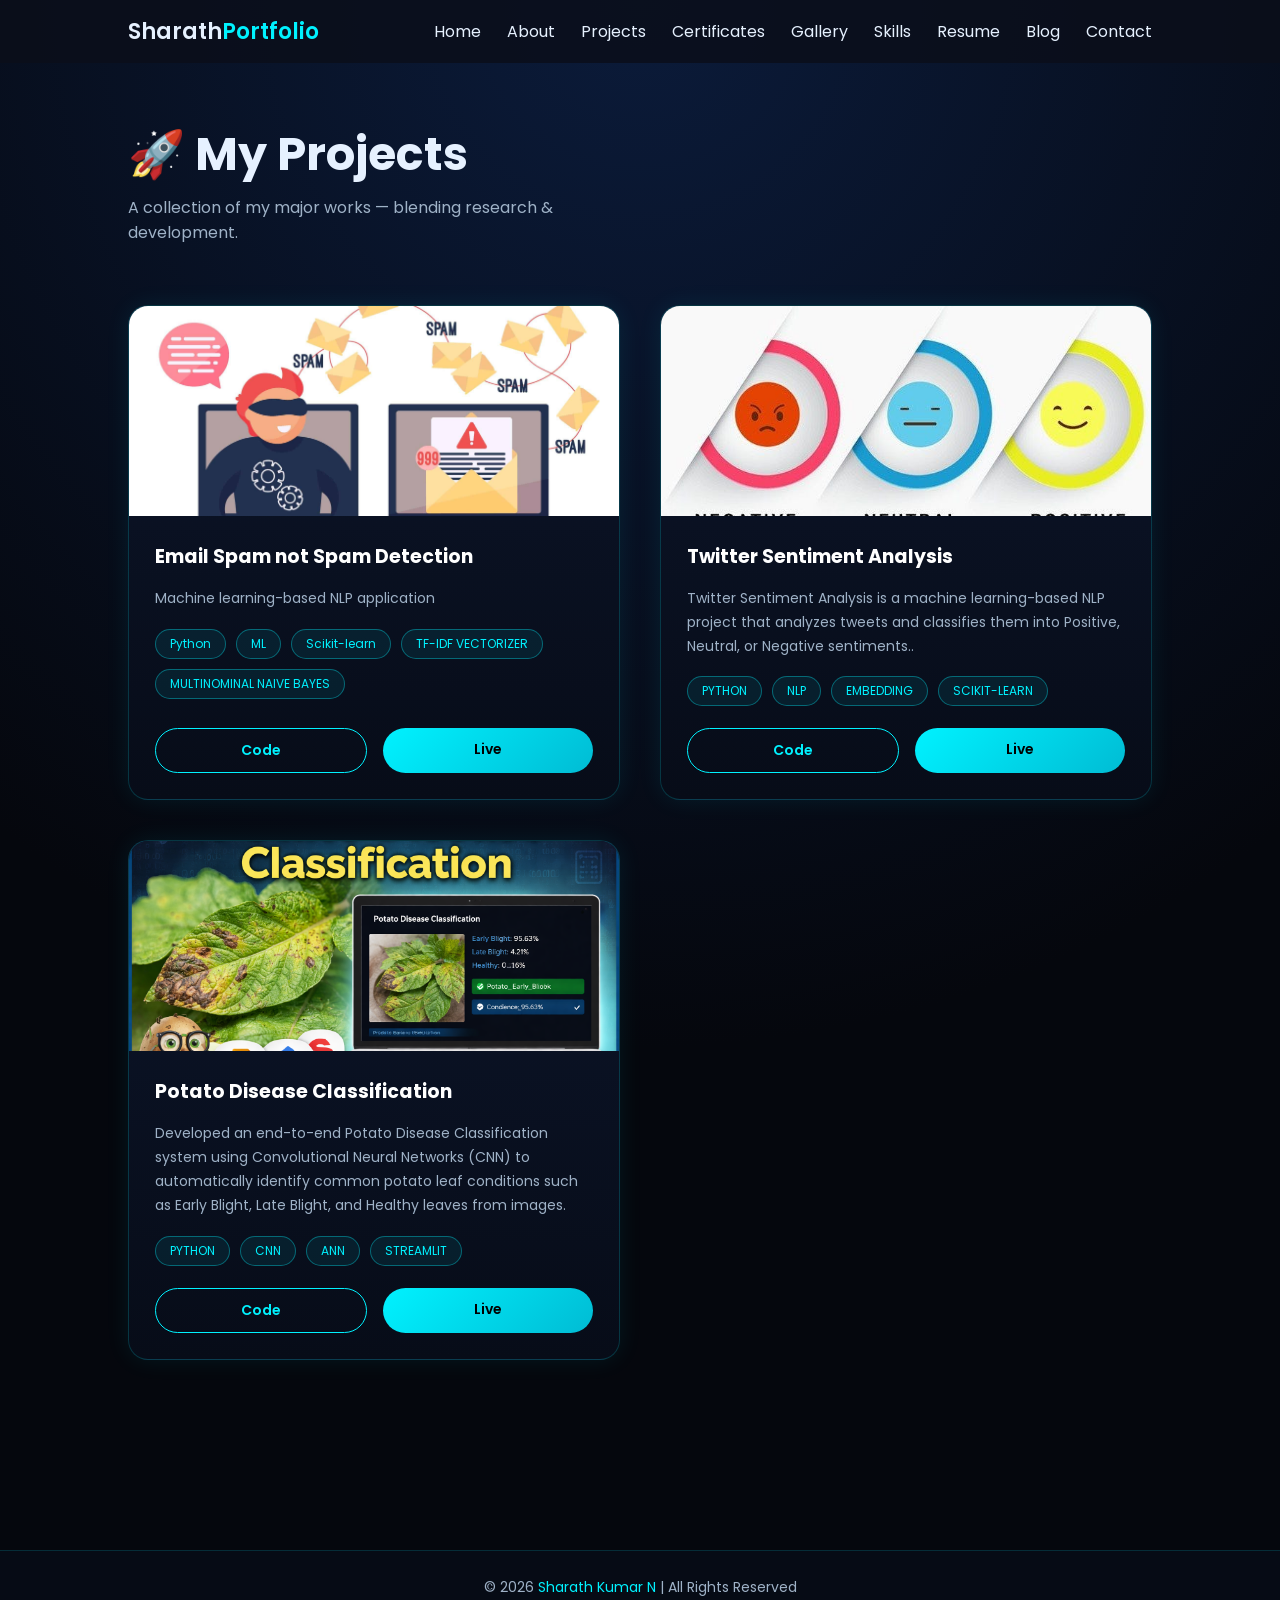
<file: projects.html>
<!DOCTYPE html>
<html lang="en">
<head>
<meta charset="UTF-8">
<meta name="viewport" content="width=device-width, initial-scale=1.0">
<title>My Projects</title>

<link href="https://fonts.googleapis.com/css2?family=Poppins:wght@300;400;500;600&display=swap" rel="stylesheet">
<link rel="stylesheet"
href="https://cdnjs.cloudflare.com/ajax/libs/font-awesome/6.5.0/css/all.min.css">

<style>

/* ================= VARIABLES ================= */

:root{
--bg:#05070d;
--card:#0b1220;
--glass:rgba(255,255,255,0.04);
--primary:#00f2ff;
--text:#e6f1ff;
--muted:#9fb2c7;
}

/* ================= RESET ================= */

*{
margin:0;
padding:0;
box-sizing:border-box;
font-family:'Poppins',sans-serif;
scroll-behavior:smooth;
}

body{
background:radial-gradient(circle at top,#0b1b3a,#05070d 60%);
color:var(--text);
opacity:0;
animation:pageFadeIn .6s ease forwards;
}

/* ================= PAGE TRANSITION ================= */

@keyframes pageFadeIn{
from{opacity:0;transform:translateY(15px);}
to{opacity:1;transform:translateY(0);}
}

.page-exit{
animation:pageFadeOut .5s ease forwards;
}

@keyframes pageFadeOut{
to{opacity:0;transform:translateY(-15px);}
}

a{text-decoration:none;color:var(--text);}

/* ================= NAVBAR ================= */

.navbar{
display:flex;
justify-content:space-between;
align-items:center;
padding:15px 10%;
background:rgba(11,15,26,.85);
backdrop-filter:blur(10px);
position:fixed;
top:0;
left:0;
width:100%;
z-index:9999;
}

.logo{
font-size:22px;
font-weight:600;
}

.logo span{color:var(--primary);}

.nav-links{
list-style:none;
display:flex;
gap:26px;
}

.nav-links a{
position:relative;
}

.nav-links a::after{
content:"";
position:absolute;
width:0;
height:2px;
background:var(--primary);
left:0;
bottom:-6px;
transition:.3s;
}

.nav-links a:hover::after{
width:100%;
}

.menu-toggle{
display:none;
font-size:26px;
cursor:pointer;
color:var(--primary);
}

/* ================= PROJECT SECTION ================= */

.projects-section{
padding:120px 10% 90px;
}

.projects-section h1{
font-size:46px;
}

.projects-section p{
color:var(--muted);
margin-top:6px;
margin-bottom:60px;
max-width:520px;
}

/* ================= GRID ================= */

.project-grid{
display:grid;
grid-template-columns:repeat(auto-fit,minmax(320px,1fr));
gap:40px;
}

/* ================= CARD ================= */

.project-card{
background:linear-gradient(180deg,#0c152a,#070c18);
border-radius:20px;
overflow:hidden;
border:1px solid rgba(0,242,255,.18);
box-shadow:0 0 25px rgba(0,242,255,.08);
transition:.5s ease;
display:flex;
flex-direction:column;
animation:fadeUp .7s ease forwards;
}

.project-card:hover{
transform:translateY(-14px) scale(1.01);
box-shadow:0 0 55px rgba(0,242,255,.45);
}

/* IMAGE */

.project-card img{
width:100%;
height:210px;
object-fit:cover;
transition:.6s;
}

.project-card:hover img{
transform:scale(1.08);
filter:brightness(1.05);
}

/* CONTENT */

.project-content{
padding:26px;
display:flex;
flex-direction:column;
height:100%;
}

.project-content h3{
font-size:19px;
margin-bottom:10px;
color:#fff;
}

.project-content p{
color:var(--muted);
font-size:14px;
line-height:1.7;
margin-bottom:18px;
}

/* TAGS */

.project-tags{
display:flex;
flex-wrap:wrap;
gap:10px;
margin-bottom:22px;
}

.project-tags span{
font-size:12px;
padding:5px 14px;
border-radius:30px;
background:rgba(0,242,255,.08);
border:1px solid rgba(0,242,255,.35);
color:var(--primary);
}

/* BUTTONS */

.project-buttons{
display:flex;
gap:16px;
margin-top:auto;
}

.project-buttons a{
flex:1;
text-align:center;
padding:11px;
border-radius:30px;
font-size:14px;
font-weight:600;
transition:.35s;
}

/* CODE */

.btn-code{
border:1px solid var(--primary);
color:var(--primary);
}

.btn-code:hover{
background:var(--primary);
color:#000;
}

/* LIVE */

.btn-live{
background:linear-gradient(135deg,#00f2ff,#00bcd4);
color:#000;
}

.btn-live:hover{
box-shadow:0 0 22px var(--primary);
transform:scale(1.05);
}

/* ================= FOOTER ================= */

footer{
background:#060b15;
padding:26px 10%;
text-align:center;
border-top:1px solid rgba(0,242,255,.15);
margin-top:100px;
}

footer p{
color:var(--muted);
font-size:14px;
}

footer span{color:var(--primary);}

/* ================= MOBILE ================= */

@media(max-width:768px){

.menu-toggle{display:block;}

.nav-links{
position:absolute;
top:70px;
right:0;
background:#0b0f1a;
width:230px;
flex-direction:column;
padding:22px;
gap:16px;
display:none;
}

.nav-links.active{
display:flex;
}

.projects-section{
padding:90px 6%;
}

.projects-section h1{
font-size:34px;
}

}

/* ================= ANIMATION ================= */

@keyframes fadeUp{
from{opacity:0;transform:translateY(30px);}
to{opacity:1;transform:translateY(0);}
}

</style>
</head>

<body>

<header>
<nav class="navbar">

<div class="logo">Sharath<span>Portfolio</span></div>

<ul class="nav-links" id="navLinks">
<li><a href="index.html">Home</a></li>
<li><a href="about.html">About</a></li>
<li><a href="projects.html">Projects</a></li>
<li><a href="certificates.html">Certificates</a></li>
<li><a href="gallery.html">Gallery</a></li>
<li><a href="skills.html">Skills</a></li>
<li><a href="resume.html">Resume</a></li>
<li><a href="blog.html">Blog</a></li>
<li><a href="contact.html">Contact</a></li>
</ul>

<div class="menu-toggle" onclick="toggleMenu()">
<i class="fas fa-bars"></i>
</div>

</nav>
</header>

<section class="projects-section">

<h1>🚀 My Projects</h1>
<p>A collection of my major works — blending research & development.</p>

<div class="project-grid">

<!-- PROJECT 1 -->
<div class="project-card">

<img src="images\spamnotspam.jpg">

<div class="project-content">
<h3>Email Spam not Spam Detection</h3>

<p>Machine learning-based NLP application</p>

<div class="project-tags">
<span>Python</span>
<span>ML</span>
<span>Scikit-learn</span>
<span>TF-IDF VECTORIZER</span>
<span>MULTINOMINAL NAIVE BAYES</span>
</div>

<div class="project-buttons">
<a class="btn-code" href="#" target="_blank">Code</a>
<a class="btn-live" href="https://emailspamnotspam-ee5ktflysilv4yyim4xcyk.streamlit.app/" target="_blank">Live</a>
</div>
</div>
</div>

<!-- PROJECT 2 -->
<div class="project-card">

<img src="images\sentiment-analysis.jpg">

<div class="project-content">
<h3>Twitter Sentiment Analysis</h3>

<p>Twitter Sentiment Analysis is a machine
learning-based NLP project that analyzes
tweets and classifies them into Positive,
Neutral, or Negative sentiments..</p>

<div class="project-tags">
<span>PYTHON</span>
<span>NLP</span>
<span>EMBEDDING</span>
<span>SCIKIT-LEARN</span>
</div>

<div class="project-buttons">
<a class="btn-code" href="#">Code</a>
<a class="btn-live" href="https://nlp-sentiment-app-33tbrypaujvtsjevgjp6y4.streamlit.app/">Live</a>
</div>
</div>
</div>

<!-- ## PROJECT 3 -->

<div class="project-card">

<img src="images\6b9f9269-c0e3-4110-a2cb-de16221aad6b.png">

<div class="project-content">
<h3>Potato Disease Classification</h3>

<p>Developed an end-to-end Potato Disease
Classification system using Convolutional
Neural Networks (CNN) to automatically
identify common potato leaf conditions
such as Early Blight, Late Blight, and
Healthy leaves from images.</p>

<div class="project-tags">
<span>PYTHON</span>
<span>CNN</span>
<span>ANN</span>
<span>STREAMLIT</span>
</div>

<div class="project-buttons">
<a class="btn-code" href="#">Code</a>
<a class="btn-live" href="https://potato-disease-classification-mhr2nho9jfle5um5qprnmm.streamlit.app/">Live</a>
</div>
</div>
</div>


</div>

</section>

<footer>
<p>© 2026 <span>Sharath Kumar N</span> | All Rights Reserved</p>
</footer>

<script>

/* Toggle Menu */
function toggleMenu(){
document.getElementById("navLinks").classList.toggle("active");
}

/* Page Transition */
document.querySelectorAll("a").forEach(link=>{
link.addEventListener("click",function(e){
if(this.target==="_blank") return;
e.preventDefault();
const url=this.href;
document.body.classList.add("page-exit");
setTimeout(()=>{window.location.href=url;},500);
});
});

</script>

</body>
</html>
</file>
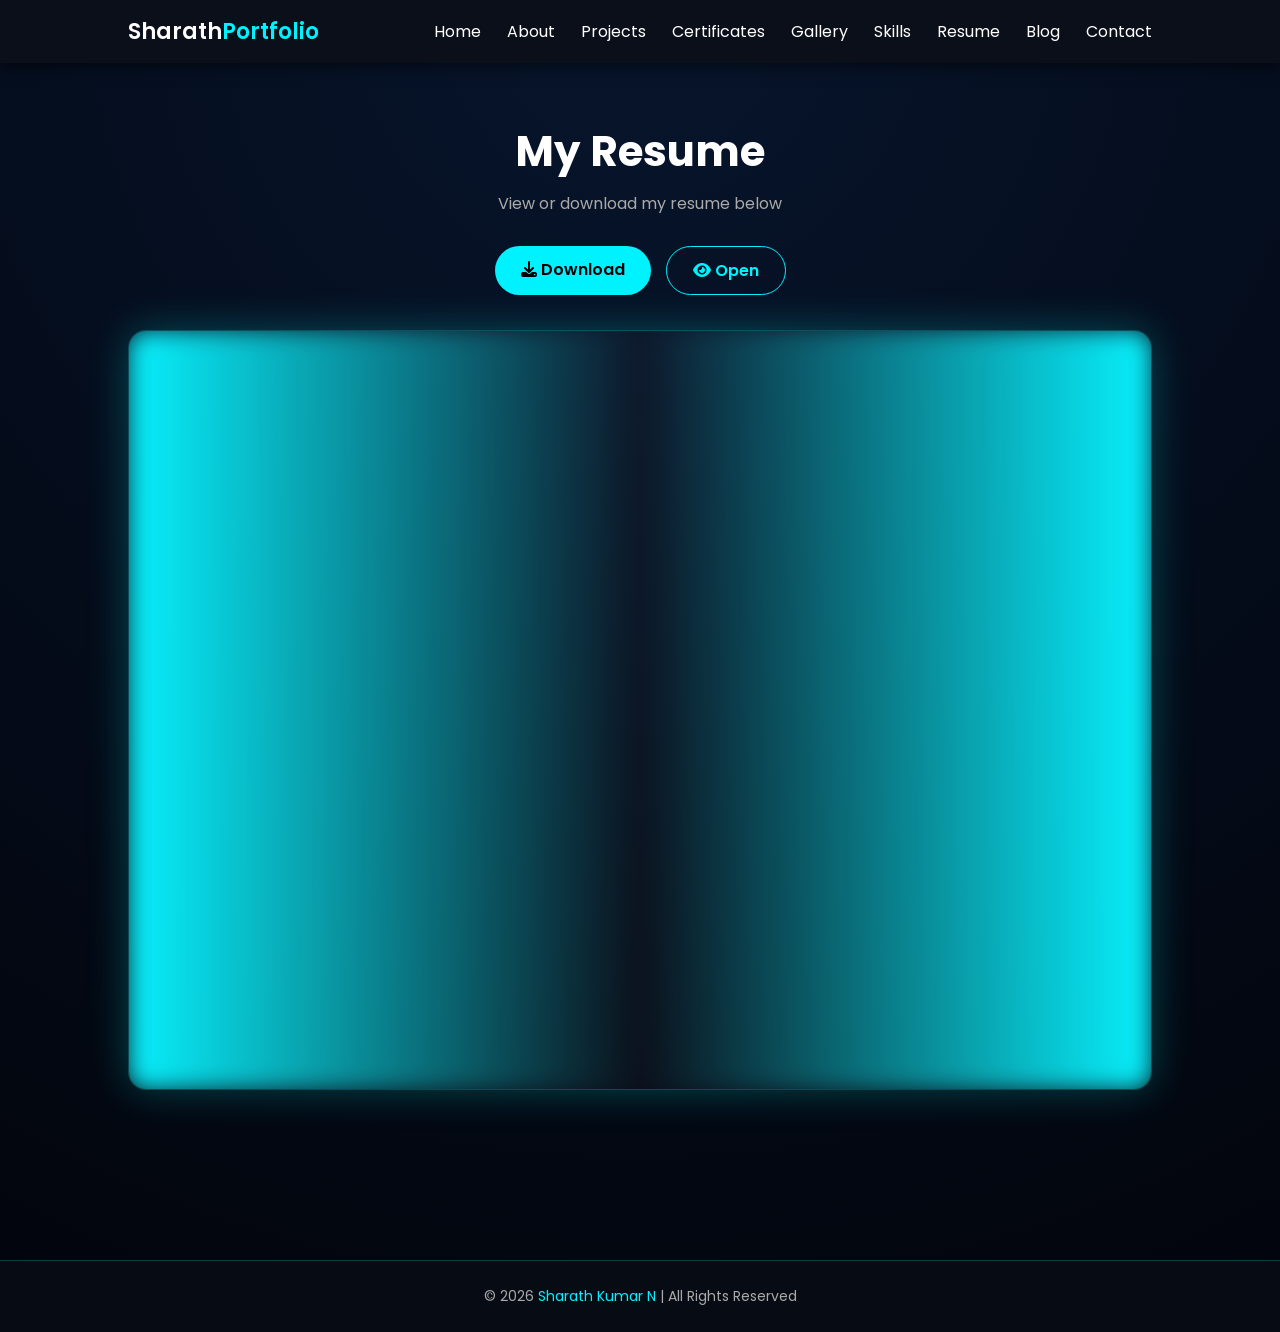
<file: resume.html>
<!DOCTYPE html>
<html lang="en">
<head>
<meta charset="UTF-8">
<meta name="viewport" content="width=device-width, initial-scale=1.0">
<title>Resume | Sharath Kumar</title>

<!-- Google Font -->
<link href="https://fonts.googleapis.com/css2?family=Poppins:wght@300;400;500;600&display=swap" rel="stylesheet">

<!-- Font Awesome -->
<link rel="stylesheet"
href="https://cdnjs.cloudflare.com/ajax/libs/font-awesome/6.5.0/css/all.min.css">

<style>

/* ================= BASE ================= */

*{
margin:0;
padding:0;
box-sizing:border-box;
font-family:'Poppins',sans-serif;
}

body{
background:radial-gradient(circle at top,#07152c,#02040b);
color:white;
overflow-x:hidden;
animation:fadeIn .6s ease forwards;
}

@keyframes fadeIn{
from{opacity:0; transform:translateY(15px);}
to{opacity:1; transform:translateY(0);}
}

/* ================= NAVBAR ================= */

.navbar{
display:flex;
justify-content:space-between;
align-items:center;
padding:15px 10%;
background:#0b0f1a;
position:fixed;
top:0;
left:0;
width:100%;
z-index:9999;
box-shadow:0 2px 15px rgba(0,0,0,0.6);
}

.logo{
font-size:22px;
font-weight:600;
}
.logo span{color:#00f2ff;}

.nav-links{
list-style:none;
display:flex;
gap:26px;
}

.nav-links a{
color:white;
text-decoration:none;
position:relative;
}

.nav-links a::after{
content:"";
position:absolute;
width:0;
height:2px;
background:#00f2ff;
left:0;
bottom:-6px;
transition:.3s;
}

.nav-links a:hover::after{
width:100%;
}

.menu-toggle{
display:none;
font-size:26px;
color:#00f2ff;
cursor:pointer;
}

/* ================= RESUME SECTION ================= */

.resume-section{
padding:120px 10% 80px;
text-align:center;
}

.resume-section h1{
font-size:42px;
margin-bottom:8px;
}

.resume-section p{
color:#aaa;
margin-bottom:30px;
}

/* BUTTONS */

.resume-actions{
display:flex;
justify-content:center;
gap:15px;
flex-wrap:wrap;
margin-bottom:35px;
}

.download-btn,
.open-btn{
padding:11px 26px;
border-radius:30px;
font-weight:600;
text-decoration:none;
transition:.3s;
}

.download-btn{
background:#00f2ff;
color:black;
}

.open-btn{
border:1px solid #00f2ff;
color:#00f2ff;
}

.download-btn:hover{
box-shadow:0 0 20px #00f2ff;
}

.open-btn:hover{
background:#00f2ff;
color:black;
}

/* ================= RESUME VIEWER ================= */

.resume-viewer{
width:100%;
height:760px;
border-radius:18px;
overflow:hidden;
background:rgba(255,255,255,0.03);
border:1px solid rgba(0,255,255,0.25);
box-shadow:0 0 40px rgba(0,255,255,0.25);
position:relative;
}

/* glowing border */

.resume-viewer::before{
content:"";
position:absolute;
inset:-2px;
border-radius:18px;
background:linear-gradient(90deg,#00f2ff,transparent,#00f2ff);
filter:blur(12px);
z-index:-1;
}

.resume-viewer iframe{
width:100%;
height:100%;
border:none;
}

/* ================= FOOTER ================= */

footer{
margin-top:90px;
padding:25px 10%;
background:#070b14;
text-align:center;
border-top:1px solid rgba(0,255,255,0.2);
}

footer p{
color:#aaa;
font-size:14px;
}

footer span{color:#00f2ff;}

/* ================= MOBILE ================= */

@media(max-width:768px){

.menu-toggle{
display:block;
}

.nav-links{
position:absolute;
top:65px;
right:0;
background:#0b0f1a;
width:220px;
flex-direction:column;
padding:20px;
gap:18px;
display:none;
border-left:2px solid #00f2ff;
}

.nav-links.active{
display:flex;
}

.resume-viewer{
height:520px;
}

.resume-section{
padding:90px 6% 60px;
}

.resume-section h1{
font-size:32px;
}

}

</style>
</head>

<body>

<!-- ================= NAVBAR ================= -->

<header>
<nav class="navbar">

<div class="logo">Sharath<span>Portfolio</span></div>

<ul class="nav-links" id="navLinks">
<li><a href="index.html">Home</a></li>
<li><a href="about.html">About</a></li>
<li><a href="projects.html">Projects</a></li>
<li><a href="certificates.html">Certificates</a></li>
<li><a href="gallery.html">Gallery</a></li>
<li><a href="skills.html">Skills</a></li>
<li><a href="resume.html">Resume</a></li>
<li><a href="blog.html">Blog</a></li>
<li><a href="contact.html">Contact</a></li>
</ul>

<div class="menu-toggle" onclick="toggleMenu()">
<i class="fas fa-bars"></i>
</div>

</nav>
</header>

<!-- ================= RESUME ================= -->

<section class="resume-section">

<h1>My Resume</h1>
<p>View or download my resume below</p>

<div class="resume-actions">
<a class="download-btn" href="" download>
<i class="fas fa-download"></i> Download
</a>

<a class="open-btn" href="resume\Sharath_Kumar_N( DATASCIENCE & AI ).pdf" target="_blank">
<i class="fas fa-eye"></i> Open
</a>
</div>

<div class="resume-viewer">
<iframe src="resume\Sharath_Kumar_N( DATASCIENCE & AI ).pdf"></iframe>
</div>

</section>

<!-- ================= FOOTER ================= -->

<footer>
<p>© 2026 <span>Sharath Kumar N</span> | All Rights Reserved</p>
</footer>

<!-- ================= SCRIPT ================= -->

<script>
function toggleMenu(){
document.querySelector(".nav-links").classList.toggle("active");
}
</script>

</body>
</html>
</file>
